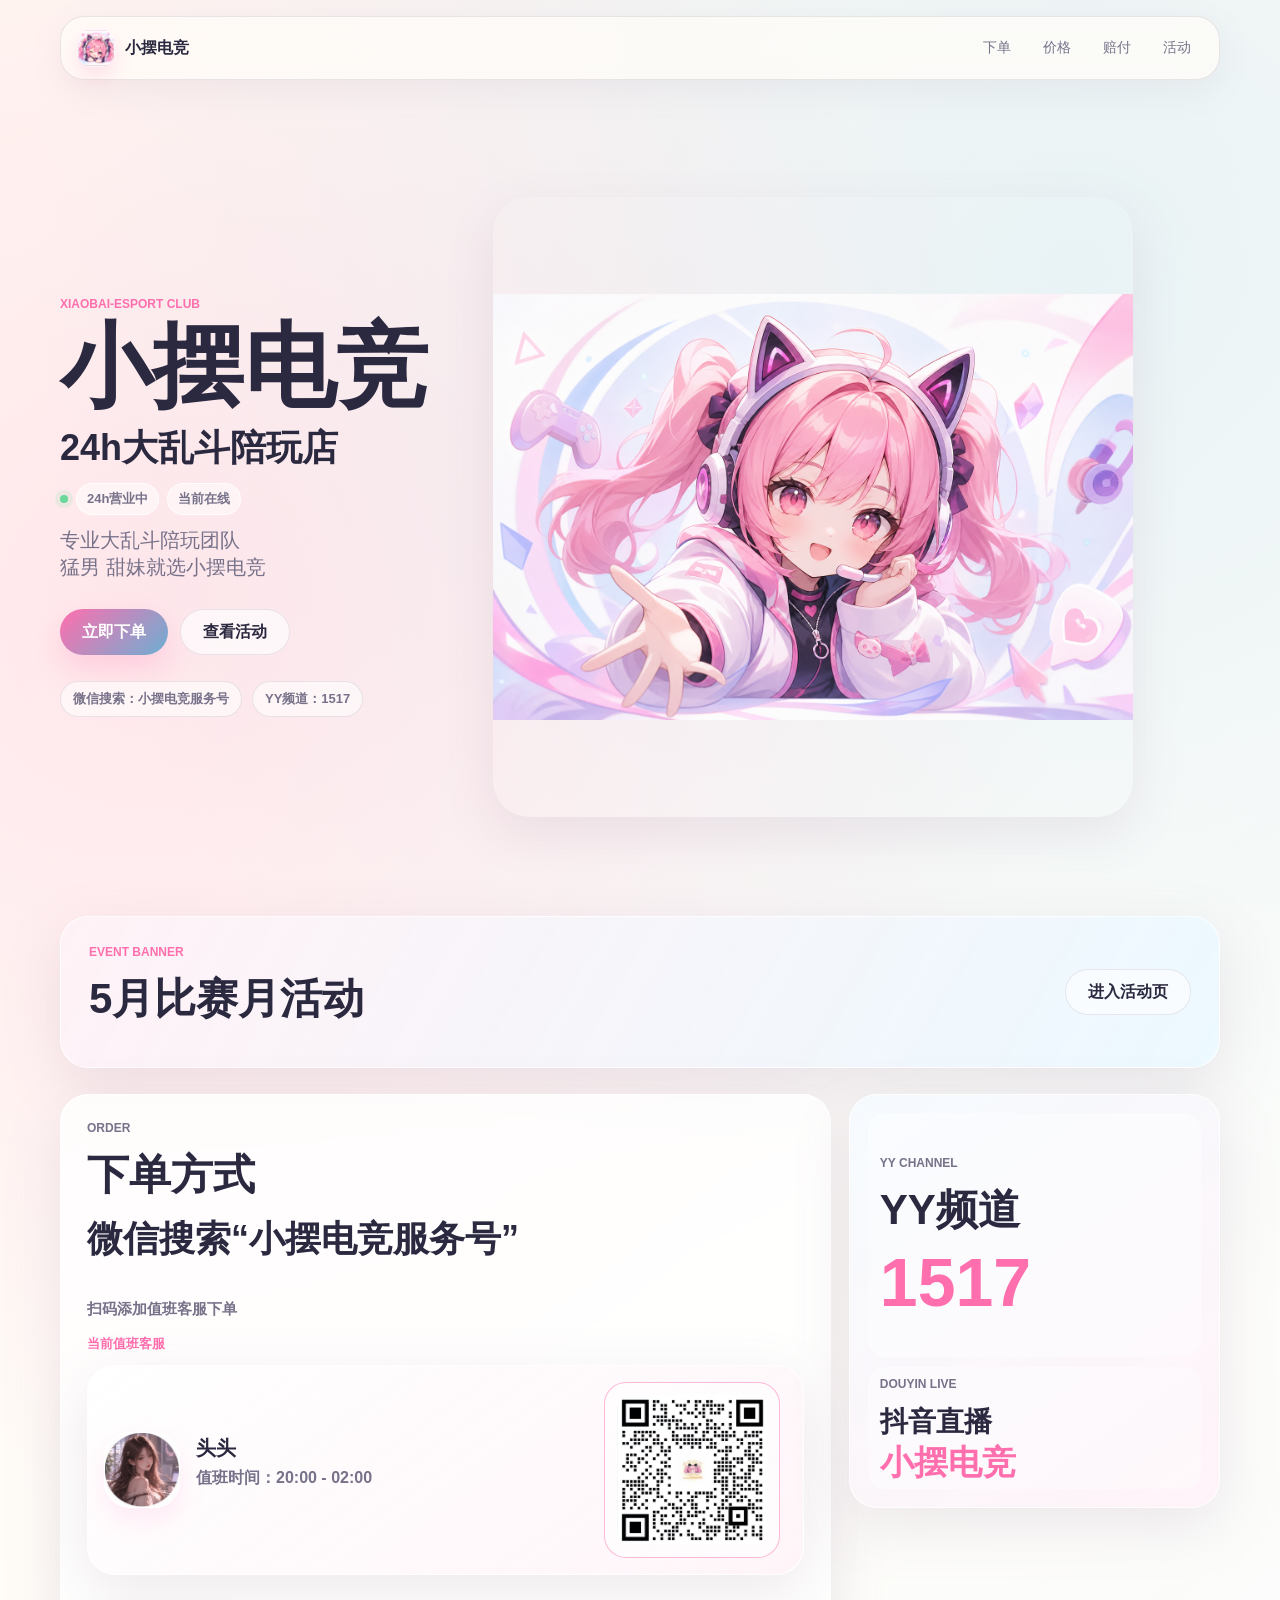
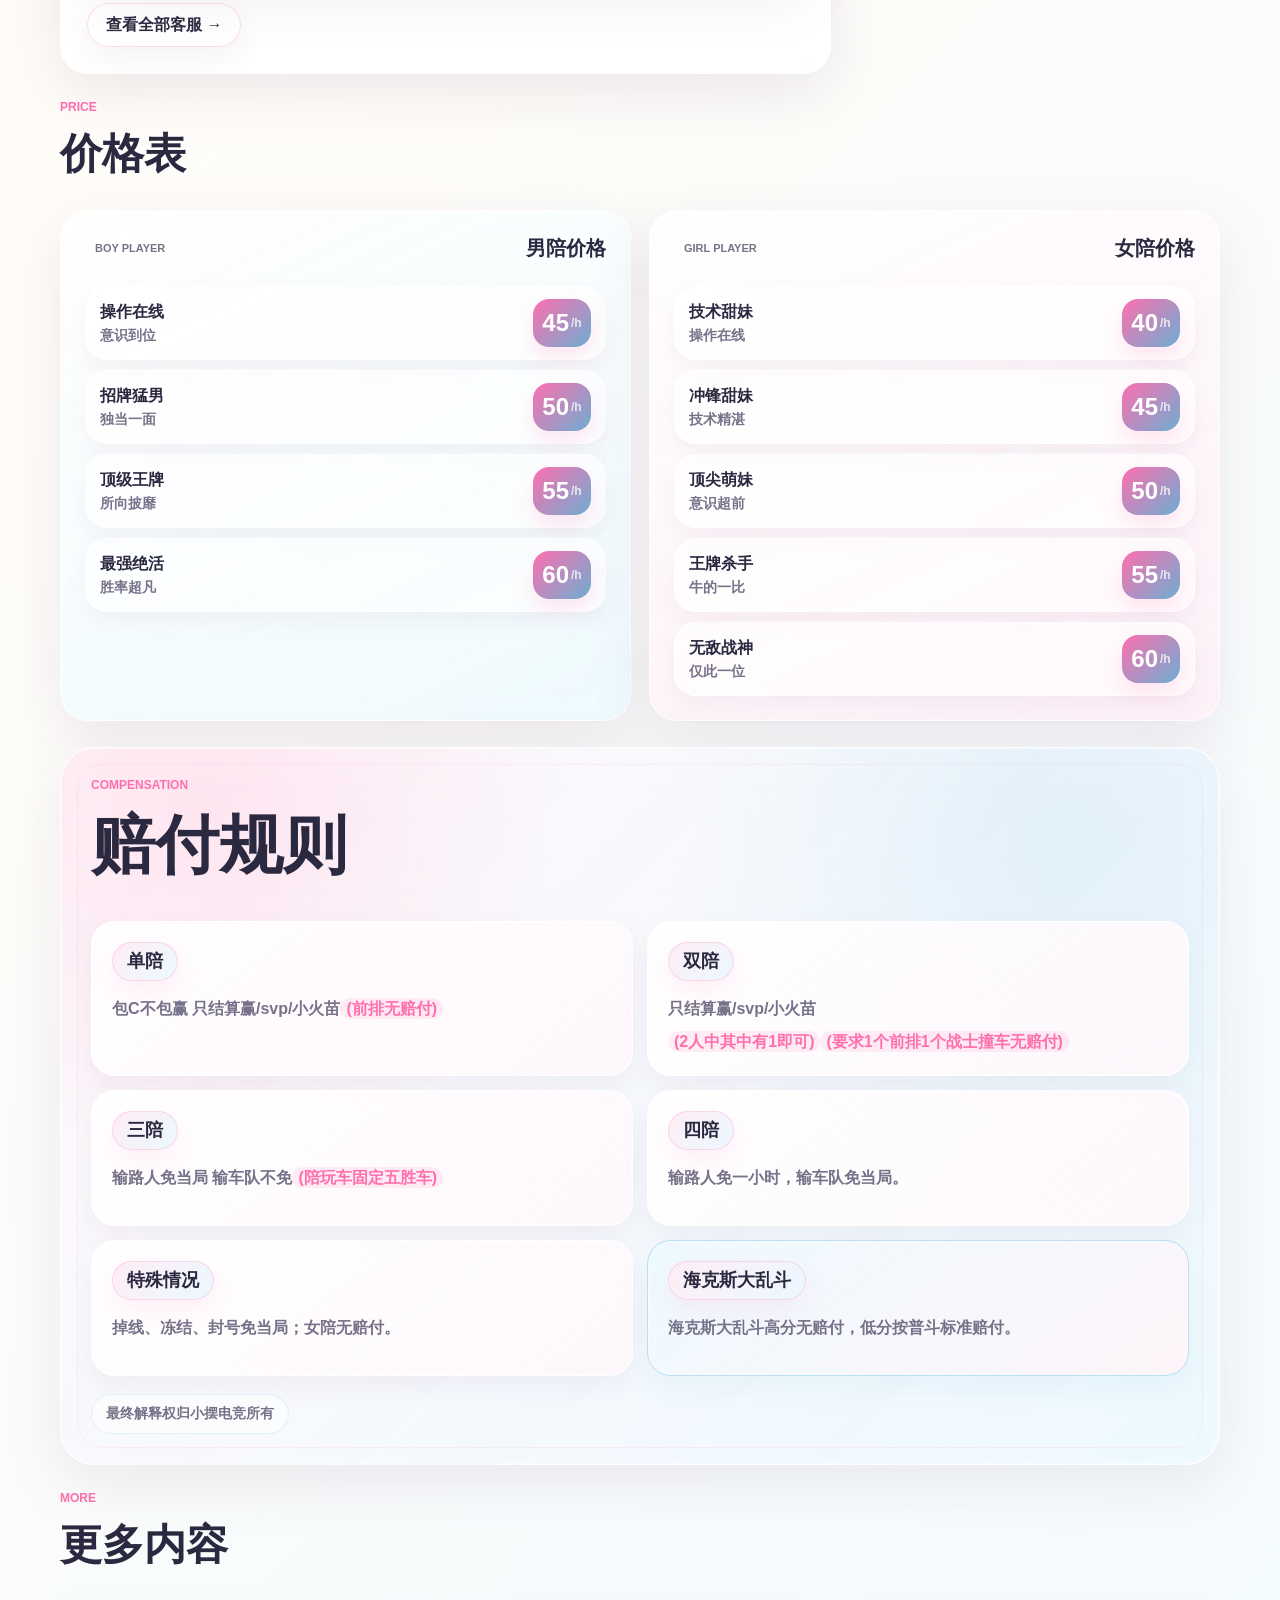
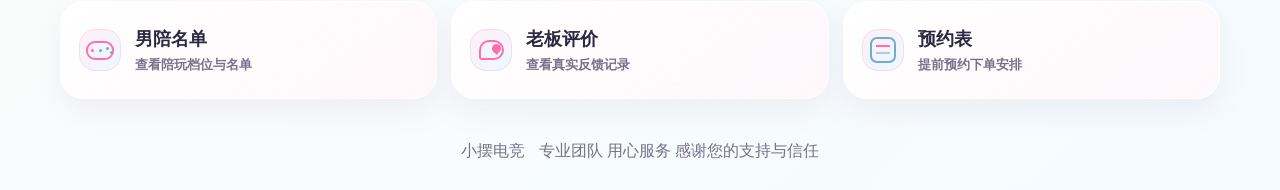
<file: index.html>
<!doctype html>
<html lang="zh-CN">
  <head>
    <meta charset="UTF-8" />
    <meta name="viewport" content="width=device-width, initial-scale=1.0" />
    <title>小摆电竞</title>
    <meta name="description" content="24H营业中｜ 专业大乱斗陪玩店" />
    <meta property="og:title" content="小摆电竞" />
    <meta property="og:description" content="24H营业中｜ 专业大乱斗陪玩店" />
    <meta property="og:image" content="https://xiaobai-esports.vercel.app/xb-avatar-v2.png" />
    <meta property="og:url" content="https://xiaobai-esports.vercel.app" />
    <meta property="og:type" content="website" />
    <link rel="icon" type="image/png" href="./xb-avatar-v2.png" />
    <link rel="apple-touch-icon" href="./xb-avatar-v2.png" />
    <link rel="stylesheet" href="./styles.css" />
  </head>
  <body>
    <header class="site-header">
      <a class="brand" href="#top" aria-label="小摆电竞首页">
        <span class="brand-mark">
          <img src="./xb-avatar-v2.png" alt="小摆电竞头像" />
        </span>
        <span>小摆电竞</span>
      </a>
      <nav class="nav-links" aria-label="主导航">
        <a href="#order">下单</a>
        <a href="#price">价格</a>
        <a href="#rules">赔付</a>
        <a href="./activities.html">活动</a>
      </nav>
    </header>

    <main id="top">
      <section class="hero section-wrap">
        <div class="hero-copy">
          <p class="eyebrow">XIAOBAI-ESPORT CLUB</p>
          <h1>小摆电竞</h1>
          <p class="subtitle">24h大乱斗陪玩店</p>
          <div class="platform-status" aria-label="平台状态">
            <span class="status-dot"></span>
            <span>24h营业中</span>
            <span>当前在线</span>
          </div>
          <p class="hero-line">专业大乱斗陪玩团队<br />猛男 甜妹就选小摆电竞</p>
          <div class="hero-actions">
            <a class="primary-btn" href="#order">立即下单</a>
            <a class="ghost-btn" href="./activities.html">查看活动</a>
          </div>
          <div class="quick-info" aria-label="快速入口">
            <span>微信搜索：小摆电竞服务号</span>
            <span>YY频道：1517</span>
          </div>
        </div>
        <div class="hero-visual" aria-label="小摆电竞官方看板娘">
          <div class="mascot-stage">
            <img src="./xiaobai-mascot-v2.png" alt="小摆电竞官方IP看板娘" />
          </div>
        </div>
      </section>

      <section class="campaign section-wrap" aria-labelledby="campaign-title">
        <div>
          <p class="section-kicker">EVENT BANNER</p>
          <h2 id="campaign-title">5月比赛月活动</h2>
        </div>
        <a class="pill-link" href="./activities.html">进入活动页</a>
      </section>

      <section class="grid-two section-wrap">
        <article class="panel order-panel" id="order">
          <p class="section-kicker">ORDER</p>
          <h2>下单方式</h2>
          <p class="big-text">微信搜索“小摆电竞服务号”</p>
          <p class="order-hint">扫码添加值班客服下单</p>

          <div class="order-staff-block">
            <p class="order-staff-title">当前值班客服</p>
            <article class="current-staff-card" id="current-staff">
              <div class="staff-profile">
                <img class="staff-avatar" src="./qiaoqiao-avatar.png.png" alt="巧巧头像" />
                <div>
                  <h3>巧巧</h3>
                  <p>值班时间：08:00 - 14:00</p>
                </div>
              </div>
              <div class="qr-box has-qr">
                <img src="./qiaoqiao.png.png" alt="巧巧客服二维码" />
              </div>
            </article>

            <button class="staff-toggle" type="button" id="staff-toggle" aria-expanded="false">
              查看全部客服 →
            </button>

            <div class="service-grid all-staff-grid" id="all-staff" hidden>
              <article class="staff-card">
                <img class="staff-avatar" src="./qiaoqiao-avatar.png.png" alt="巧巧头像" />
                <h3>巧巧</h3>
                <p>08:00 - 14:00</p>
                <div class="qr-box has-qr">
                  <img src="./qiaoqiao.png.png" alt="巧巧客服二维码" />
                </div>
              </article>
              <article class="staff-card">
                <img class="staff-avatar" src="./nini-avatar.png.png" alt="妮妮头像" />
                <h3>妮妮</h3>
                <p>14:00 - 20:00</p>
                <div class="qr-box has-qr">
                  <img src="./nini.png.png" alt="妮妮客服二维码" />
                </div>
              </article>
              <article class="staff-card">
                <img class="staff-avatar" src="./toutou-avatar.png" alt="头头头像" />
                <h3>头头</h3>
                <p>20:00 - 02:00</p>
                <div class="qr-box has-qr">
                  <img src="./toutou.png.png" alt="头头客服二维码" />
                </div>
              </article>
              <article class="staff-card">
                <img class="staff-avatar" src="./azi-avatar.png.png" alt="阿紫头像" />
                <h3>阿紫</h3>
                <p>02:00 - 08:00</p>
                <div class="qr-box has-qr">
                  <img src="./azi.png.png" alt="阿紫客服二维码" />
                </div>
              </article>
            </div>
          </div>
        </article>

        <article class="panel yy-panel" id="yy">
          <div class="yy-main">
            <p class="section-kicker">YY CHANNEL</p>
            <h2>YY频道</h2>
            <p class="channel-number">1517</p>
          </div>
          <div class="douyin-main">
            <p class="section-kicker">DOUYIN LIVE</p>
            <h2>抖音直播</h2>
            <p class="douyin-name">小摆电竞</p>
          </div>
        </article>
      </section>

      <section class="section-wrap" id="price">
        <div class="section-head">
          <div>
            <p class="section-kicker">PRICE</p>
            <h2>价格表</h2>
          </div>
        </div>
        <div class="price-grid">
          <article class="price-card">
            <div class="price-card-head">
              <span>BOY PLAYER</span>
              <h3>男陪价格</h3>
            </div>
            <div class="tier-list">
              <div class="tier-item">
                <div>
                  <strong>操作在线</strong>
                  <span>意识到位</span>
                </div>
                <b>45<span>/h</span></b>
              </div>
              <div class="tier-item">
                <div>
                  <strong>招牌猛男</strong>
                  <span>独当一面</span>
                </div>
                <b>50<span>/h</span></b>
              </div>
              <div class="tier-item">
                <div>
                  <strong>顶级王牌</strong>
                  <span>所向披靡</span>
                </div>
                <b>55<span>/h</span></b>
              </div>
              <div class="tier-item">
                <div>
                  <strong>最强绝活</strong>
                  <span>胜率超凡</span>
                </div>
                <b>60<span>/h</span></b>
              </div>
            </div>
          </article>

          <article class="price-card accent">
            <div class="price-card-head">
              <span>GIRL PLAYER</span>
              <h3>女陪价格</h3>
            </div>
            <div class="tier-list">
              <div class="tier-item">
                <div>
                  <strong>技术甜妹</strong>
                  <span>操作在线</span>
                </div>
                <b>40<span>/h</span></b>
              </div>
              <div class="tier-item">
                <div>
                  <strong>冲锋甜妹</strong>
                  <span>技术精湛</span>
                </div>
                <b>45<span>/h</span></b>
              </div>
              <div class="tier-item">
                <div>
                  <strong>顶尖萌妹</strong>
                  <span>意识超前</span>
                </div>
                <b>50<span>/h</span></b>
              </div>
              <div class="tier-item">
                <div>
                  <strong>王牌杀手</strong>
                  <span>牛的一比</span>
                </div>
                <b>55<span>/h</span></b>
              </div>
              <div class="tier-item">
                <div>
                  <strong>无敌战神</strong>
                  <span>仅此一位</span>
                </div>
                <b>60<span>/h</span></b>
              </div>
            </div>
          </article>
        </div>
      </section>

      <section class="section-wrap rules" id="rules">
        <div class="rules-poster">
          <div class="rules-poster-head">
            <div>
              <p class="poster-kicker">COMPENSATION</p>
              <h2>赔付规则</h2>
            </div>
          </div>

          <div class="poster-rule-grid">
            <article class="poster-rule-card">
              <div>
                <span class="rule-label">单陪</span>
                <p>包C不包赢 只结算赢/svp/小火苗<mark>(前排无赔付)</mark></p>
              </div>
            </article>

            <article class="poster-rule-card">
              <div>
                <span class="rule-label">双陪</span>
                <p>只结算赢/svp/小火苗</p>
                <p><mark>(2人中其中有1即可)</mark><mark>(要求1个前排1个战士撞车无赔付)</mark></p>
              </div>
            </article>

            <article class="poster-rule-card">
              <div>
                <span class="rule-label">三陪</span>
                <p>输路人免当局 输车队不免<mark>(陪玩车固定五胜车)</mark></p>
              </div>
            </article>

            <article class="poster-rule-card">
              <div>
                <span class="rule-label">四陪</span>
                <p>输路人免一小时，输车队免当局。</p>
              </div>
            </article>

            <article class="poster-rule-card">
              <div>
                <span class="rule-label">特殊情况</span>
                <p>掉线、冻结、封号免当局；女陪无赔付。</p>
              </div>
            </article>

            <article class="poster-rule-card featured-rule">
              <div>
                <span class="rule-label">海克斯大乱斗</span>
                <p>海克斯大乱斗高分无赔付，低分按普斗标准赔付。</p>
              </div>
            </article>
          </div>

          <div class="poster-footer-line">
            <span>最终解释权归小摆电竞所有</span>
          </div>
        </div>
      </section>

      <section class="section-wrap more-section" id="more">
        <div class="section-head">
          <div>
            <p class="section-kicker">MORE</p>
            <h2>更多内容</h2>
          </div>
        </div>
        <div class="more-grid">
          <a
            class="more-card"
            href="https://www.wolai.com/xiaobailuandou/UTCLTHufPeQrcpr7U5qp8"
            target="_blank"
            rel="noopener noreferrer"
          >
            <span class="more-icon game-icon" aria-hidden="true"></span>
            <span>
              <strong>男陪名单</strong>
              <small>查看陪玩档位与名单</small>
            </span>
          </a>
          <a
            class="more-card"
            href="https://www.wolai.com/xiaobailuandou/tohmY1RwBBR4gvUimB2pco"
            target="_blank"
            rel="noopener noreferrer"
          >
            <span class="more-icon heart-icon" aria-hidden="true"></span>
            <span>
              <strong>老板评价</strong>
              <small>查看真实反馈记录</small>
            </span>
          </a>
          <a
            class="more-card"
            href="https://www.wolai.com/xiaobailuandou/fC9TNRzEs5YH4L75hD9Hk9"
            target="_blank"
            rel="noopener noreferrer"
          >
            <span class="more-icon calendar-icon" aria-hidden="true"></span>
            <span>
              <strong>预约表</strong>
              <small>提前预约下单安排</small>
            </span>
          </a>
        </div>
      </section>

    </main>

    <footer class="footer">
      <span>小摆电竞</span>
      <span>专业团队 用心服务 感谢您的支持与信任</span>
    </footer>
    <script>
      const staffList = [
        {
          name: "巧巧",
          time: "08:00 - 14:00",
          start: 8,
          end: 14,
          avatar: "./qiaoqiao-avatar.png.png",
          qr: "./qiaoqiao.png.png"
        },
        {
          name: "妮妮",
          time: "14:00 - 20:00",
          start: 14,
          end: 20,
          avatar: "./nini-avatar.png.png",
          qr: "./nini.png.png"
        },
        {
          name: "头头",
          time: "20:00 - 02:00",
          start: 20,
          end: 2,
          avatar: "./toutou-avatar.png",
          qr: "./toutou.png.png"
        },
        {
          name: "阿紫",
          time: "02:00 - 08:00",
          start: 2,
          end: 8,
          avatar: "./azi-avatar.png.png",
          qr: "./azi.png.png"
        }
      ];

      const isOnDuty = (staff, hour) =>
        staff.start < staff.end
          ? hour >= staff.start && hour < staff.end
          : hour >= staff.start || hour < staff.end;

      const renderCurrentStaff = () => {
        const currentHour = new Date().getHours();
        const staff = staffList.find((item) => isOnDuty(item, currentHour)) || staffList[0];
        const card = document.querySelector("#current-staff");
        if (!card) return;

        card.innerHTML = `
          <div class="staff-profile">
            <img class="staff-avatar" src="${staff.avatar}" alt="${staff.name}头像" />
              <div>
                <h3>${staff.name}</h3>
              <p>值班时间：${staff.time}</p>
            </div>
          </div>
          <div class="qr-box has-qr">
            <img src="${staff.qr}" alt="${staff.name}客服二维码" />
          </div>
        `;
      };

      renderCurrentStaff();

      const toggle = document.querySelector("#staff-toggle");
      const allStaff = document.querySelector("#all-staff");
      if (toggle && allStaff) {
        toggle.addEventListener("click", () => {
          const expanded = toggle.getAttribute("aria-expanded") === "true";
          toggle.setAttribute("aria-expanded", String(!expanded));
          allStaff.hidden = expanded;
          toggle.textContent = expanded ? "查看全部客服 →" : "收起全部客服 ↑";
        });
      }
    </script>
  </body>
</html>
</file>
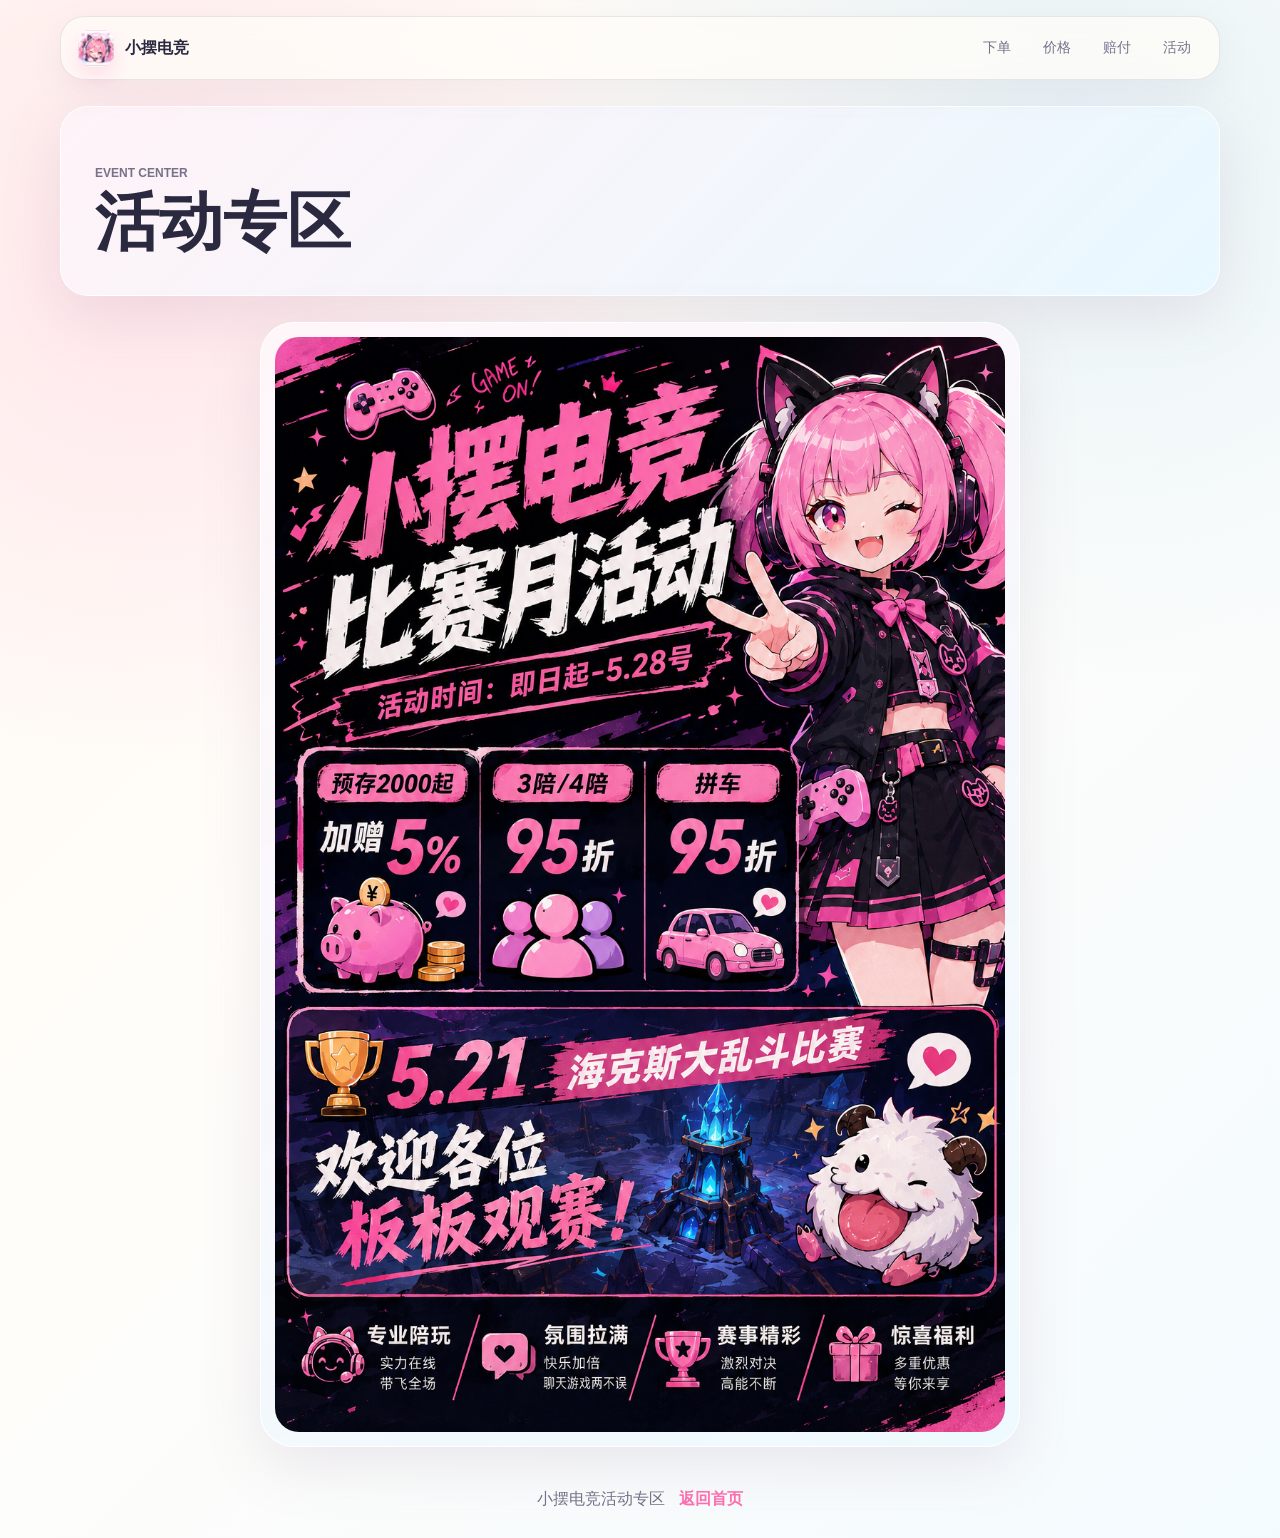
<file: activities.html>
<!doctype html>
<html lang="zh-CN">
  <head>
    <meta charset="UTF-8" />
    <meta name="viewport" content="width=device-width, initial-scale=1.0" />
    <title>小摆电竞</title>
    <meta name="description" content="24H营业中｜ 专业大乱斗陪玩店" />
    <meta property="og:title" content="小摆电竞" />
    <meta property="og:description" content="24H营业中｜ 专业大乱斗陪玩店" />
    <meta property="og:image" content="https://xiaobai-esports.vercel.app/xb-avatar-v2.png" />
    <meta property="og:url" content="https://xiaobai-esports.vercel.app" />
    <meta property="og:type" content="website" />
    <link rel="icon" type="image/png" href="./xb-avatar-v2.png" />
    <link rel="apple-touch-icon" href="./xb-avatar-v2.png" />
    <link rel="stylesheet" href="./styles.css" />
  </head>
  <body>
    <header class="site-header">
      <a class="brand" href="./index.html">
        <span class="brand-mark">
          <img src="./xb-avatar-v2.png" alt="小摆电竞头像" />
        </span>
        <span>小摆电竞</span>
      </a>
      <nav class="nav-links" aria-label="主导航">
        <a href="./index.html#order">下单</a>
        <a href="./index.html#price">价格</a>
        <a href="./index.html#rules">赔付</a>
        <a href="./activities.html">活动</a>
      </nav>
    </header>

    <main>
      <section class="activity-hero section-wrap">
        <div>
          <p class="eyebrow">EVENT CENTER</p>
          <h1>活动专区</h1>
        </div>
      </section>

      <section class="section-wrap activity-showcase" aria-label="活动专区">
        <a class="activity-banner-card" href="#activity-preview" aria-label="放大查看活动图片">
          <img src="./huodong.png.png" alt="小摆电竞活动 banner" />
        </a>
      </section>

      <section id="activity-preview" class="image-lightbox" aria-label="活动图片放大预览">
        <a class="lightbox-backdrop" href="./activities.html" aria-label="关闭预览"></a>
        <div class="lightbox-panel">
          <a class="lightbox-close" href="./activities.html" aria-label="关闭预览">关闭</a>
          <img src="./huodong.png.png" alt="小摆电竞活动 banner 放大图" />
        </div>
      </section>
    </main>

    <footer class="footer">
      <span>小摆电竞活动专区</span>
      <a href="./index.html">返回首页</a>
    </footer>
  </body>
</html>
</file>
<file: styles.css>
:root {
  --cream: #fff9f3;
  --cream-2: #fff2ee;
  --pink: #ff9fc5;
  --pink-strong: #ff6fae;
  --blue: #a9d8ef;
  --blue-deep: #6caed2;
  --ink: #2b2940;
  --muted: #77728a;
  --line: rgba(92, 82, 120, 0.13);
  --white: rgba(255, 255, 255, 0.78);
  --shadow: 0 18px 58px rgba(140, 100, 135, 0.145);
  --shadow-hover: 0 21px 64px rgba(140, 100, 135, 0.17);
  --ease: 180ms ease;
}

* {
  box-sizing: border-box;
}

html {
  scroll-behavior: smooth;
}

body {
  margin: 0;
  color: var(--ink);
  font-family: "PingFang SC", "Microsoft YaHei", "Segoe UI", sans-serif;
  background:
    radial-gradient(circle at 12% 18%, rgba(255, 159, 197, 0.22), transparent 30%),
    radial-gradient(circle at 84% 8%, rgba(169, 216, 239, 0.26), transparent 32%),
    linear-gradient(135deg, var(--cream), #fffdf9 42%, #f4fbff);
  min-height: 100vh;
  letter-spacing: 0;
}

a {
  color: inherit;
  text-decoration: none;
}

.site-header {
  position: sticky;
  top: 0;
  z-index: 10;
  display: flex;
  align-items: center;
  justify-content: space-between;
  gap: 24px;
  width: min(1160px, calc(100% - 32px));
  margin: 16px auto 0;
  padding: 12px 16px;
  border: 1px solid var(--line);
  border-radius: 24px;
  background: rgba(255, 252, 249, 0.74);
  box-shadow: 0 10px 34px rgba(122, 115, 145, 0.085);
  backdrop-filter: blur(18px);
}

.brand,
.nav-links,
.hero-actions,
.quick-info,
.section-head,
.campaign,
.footer {
  display: flex;
  align-items: center;
}

.brand {
  gap: 10px;
  font-weight: 800;
}

.brand-mark {
  display: grid;
  width: 38px;
  height: 38px;
  overflow: hidden;
  place-items: center;
  color: #fff;
  font-size: 13px;
  border-radius: 15px;
  background: rgba(255, 255, 255, 0.76);
  box-shadow: 0 10px 20px rgba(255, 111, 174, 0.18);
}

.brand-mark img {
  width: 100%;
  height: 100%;
  object-fit: cover;
}

.nav-links {
  gap: 8px;
  color: var(--muted);
  font-size: 14px;
}

.nav-links a {
  padding: 9px 12px;
  border-radius: 999px;
}

.nav-links a:hover {
  background: rgba(255, 159, 197, 0.13);
  color: var(--ink);
}

.section-wrap {
  width: min(1160px, calc(100% - 32px));
  margin: 26px auto;
}

.hero {
  display: grid;
  grid-template-columns: minmax(0, 0.82fr) minmax(420px, 640px);
  align-items: center;
  min-height: calc(100vh - 116px);
  gap: 36px;
  padding: 48px 0 30px;
}

.eyebrow,
.section-kicker {
  margin: 0 0 12px;
  color: var(--pink-strong);
  font-size: 12px;
  font-weight: 900;
}

h1,
h2,
h3,
p {
  margin-top: 0;
}

h1 {
  margin-bottom: 14px;
  font-size: clamp(48px, 8vw, 92px);
  line-height: 0.95;
  font-weight: 900;
}

h2 {
  margin-bottom: 12px;
  font-size: clamp(26px, 4vw, 42px);
  font-weight: 800;
}

h3 {
  margin-bottom: 10px;
  font-size: 20px;
  font-weight: 700;
}

.subtitle {
  margin-bottom: 10px;
  font-size: clamp(22px, 3vw, 36px);
  font-weight: 800;
}

.platform-status {
  display: flex;
  align-items: center;
  flex-wrap: wrap;
  gap: 8px;
  margin-bottom: 12px;
  color: var(--muted);
  font-size: 13px;
  font-weight: 700;
}

.platform-status span:not(.status-dot) {
  padding: 6px 10px;
  border: 1px solid rgba(255, 255, 255, 0.78);
  border-radius: 999px;
  background: rgba(255, 255, 255, 0.5);
}

.status-dot {
  width: 8px;
  height: 8px;
  border-radius: 50%;
  background: #69d79a;
  box-shadow: 0 0 0 5px rgba(105, 215, 154, 0.14);
}

.hero-line {
  color: var(--muted);
  font-size: 20px;
}

.hero-actions {
  gap: 12px;
  flex-wrap: wrap;
  margin-top: 28px;
}

.primary-btn,
.ghost-btn,
.pill-link {
  display: inline-flex;
  align-items: center;
  justify-content: center;
  min-height: 46px;
  padding: 0 22px;
  border-radius: 999px;
  font-weight: 800;
}

.primary-btn {
  color: white;
  background: linear-gradient(135deg, var(--pink-strong), var(--blue-deep));
  box-shadow: 0 13px 28px rgba(255, 111, 174, 0.22);
}

.ghost-btn,
.pill-link {
  border: 1px solid var(--line);
  background: rgba(255, 255, 255, 0.64);
}

.primary-btn,
.ghost-btn,
.pill-link,
.nav-links a {
  transition: transform var(--ease), box-shadow var(--ease), background var(--ease), color var(--ease);
}

.primary-btn:hover,
.ghost-btn:hover,
.pill-link:hover,
.nav-links a:hover {
  transform: translateY(-2px);
}

.quick-info {
  gap: 10px;
  flex-wrap: wrap;
  margin-top: 26px;
}

.quick-info span,
.soft-tag,
.activity-badge,
.activity-meta {
  padding: 8px 12px;
  border: 1px solid var(--line);
  border-radius: 999px;
  background: rgba(255, 255, 255, 0.58);
  color: var(--muted);
  font-size: 13px;
  font-weight: 700;
}

.hero-visual {
  position: relative;
}

.mascot-stage {
  position: relative;
  overflow: hidden;
  min-height: 620px;
  border-radius: 36px;
  background: transparent;
  box-shadow: 0 18px 50px rgba(140, 100, 135, 0.12);
  animation: mascot-float 7s ease-in-out infinite;
  will-change: transform;
}

.mascot-stage::before {
  content: none;
}

.mascot-stage img {
  position: absolute;
  inset: 0;
  width: 100%;
  height: 100%;
  max-width: 100%;
  object-fit: contain;
  object-position: center;
  filter: none;
  border-radius: inherit;
}

@keyframes mascot-float {
  0%,
  100% {
    transform: translateY(0);
  }

  50% {
    transform: translateY(-4px);
  }
}

.campaign,
.panel,
.price-card,
.rule-card,
.staff-card,
.qrcode-zone,
.activity-hero,
.activity-card {
  border: 1px solid rgba(255, 255, 255, 0.8);
  border-radius: 28px;
  background: var(--white);
  box-shadow: var(--shadow);
  backdrop-filter: blur(16px);
  transition: transform var(--ease), box-shadow var(--ease), border-color var(--ease);
}

.campaign:hover,
.panel:hover,
.price-card:hover,
.staff-card:hover,
.activity-card:hover,
.activity-banner-card:hover {
  border-color: rgba(255, 255, 255, 0.94);
  box-shadow: var(--shadow-hover);
  transform: translateY(-2px);
}

.campaign {
  justify-content: space-between;
  gap: 18px;
  padding: 28px;
  background:
    linear-gradient(120deg, rgba(255, 241, 246, 0.92), rgba(232, 248, 255, 0.82)),
    var(--white);
}

.campaign p:last-child,
.panel p,
.rule-card p,
.staff-card p,
.activity-card p,
.qrcode-zone p,
.activity-hero p {
  color: var(--muted);
}

.grid-two {
  display: grid;
  grid-template-columns: 1.35fr 0.65fr;
  gap: 18px;
}

.panel {
  padding: 26px;
}

.big-text {
  font-size: clamp(24px, 4vw, 36px);
  font-weight: 800;
  color: var(--ink) !important;
}

.steps {
  display: grid;
  gap: 10px;
  margin-top: 22px;
}

.steps span {
  display: flex;
  align-items: center;
  gap: 10px;
  padding: 14px 16px;
  border-radius: 18px;
  background: rgba(255, 245, 249, 0.86);
  font-weight: 700;
}

.service-ui-icon {
  position: relative;
  display: inline-grid;
  flex: 0 0 auto;
  width: 30px;
  height: 30px;
  place-items: center;
  border-radius: 12px;
  background: linear-gradient(135deg, var(--pink-strong), var(--blue-deep));
  box-shadow: 0 9px 18px rgba(255, 111, 174, 0.15);
}

.service-ui-icon::before {
  content: "";
  width: 14px;
  height: 10px;
  border: 2px solid #fff;
  border-bottom: 0;
  border-radius: 10px 10px 0 0;
}

.service-ui-icon::after {
  content: "";
  position: absolute;
  right: 7px;
  bottom: 7px;
  width: 8px;
  height: 2px;
  border-radius: 999px;
  background: #fff;
}

.yy-panel {
  display: grid;
  grid-template-rows: 2fr 1fr;
  align-self: start;
  gap: 10px;
  min-height: 0;
  padding: 18px;
  background: linear-gradient(145deg, rgba(245, 251, 255, 0.88), rgba(255, 241, 247, 0.86));
}

.yy-main,
.douyin-main {
  display: flex;
  flex-direction: column;
  justify-content: center;
  min-height: 0;
  padding: 10px 12px;
  border-radius: 18px;
  background: rgba(255, 255, 255, 0.38);
}

.channel-number {
  margin-bottom: 0;
  color: var(--pink-strong) !important;
  font-size: clamp(48px, 6vw, 68px);
  line-height: 0.95;
  font-weight: 900;
}

.douyin-main h2 {
  margin-bottom: 4px;
  font-size: clamp(20px, 3vw, 28px);
}

.douyin-name {
  margin-bottom: 0;
  color: var(--pink-strong) !important;
  font-size: clamp(24px, 3.5vw, 34px);
  line-height: 1;
  font-weight: 900;
}

.section-head {
  justify-content: space-between;
  gap: 16px;
  margin-bottom: 16px;
}

.section-head > p {
  color: var(--muted);
}

.service .section-head {
  align-items: flex-start;
  flex-direction: column;
  gap: 6px;
}

.order-hint {
  margin: 8px 0 16px;
  color: var(--muted);
  font-size: 15px;
  font-weight: 700;
}

.order-staff-block {
  display: grid;
  gap: 12px;
  margin-top: 10px;
}

.order-staff-title {
  margin-bottom: 0;
  color: var(--pink-strong) !important;
  font-size: 13px;
  font-weight: 900;
}

.price-grid,
.rule-grid,
.service-grid,
.activity-grid {
  display: grid;
  gap: 18px;
}

.price-grid {
  grid-template-columns: repeat(2, minmax(0, 1fr));
}

.price-card {
  padding: 24px;
  background: linear-gradient(155deg, rgba(255, 255, 255, 0.84), rgba(234, 249, 255, 0.74));
}

.price-card.accent {
  background: linear-gradient(155deg, rgba(255, 255, 255, 0.84), rgba(255, 237, 246, 0.76));
}

.price-card-head {
  display: flex;
  align-items: flex-start;
  justify-content: space-between;
  gap: 16px;
  margin-bottom: 14px;
}

.price-card-head span {
  padding: 7px 10px;
  border-radius: 999px;
  background: rgba(255, 255, 255, 0.66);
  color: var(--muted);
  font-size: 11px;
  font-weight: 900;
}

.tier-list {
  display: grid;
  gap: 10px;
}

.tier-item {
  display: flex;
  align-items: center;
  justify-content: space-between;
  gap: 16px;
  min-height: 68px;
  padding: 12px 14px;
  border: 1px solid rgba(255, 255, 255, 0.86);
  border-radius: 22px;
  background: rgba(255, 255, 255, 0.62);
  box-shadow: 0 10px 22px rgba(140, 100, 135, 0.075);
}

.tier-item strong,
.tier-item span {
  display: block;
}

.tier-item strong {
  margin-bottom: 4px;
  font-size: 16px;
  font-weight: 800;
}

.tier-item span {
  color: var(--muted);
  font-size: 14px;
  font-weight: 700;
}

.tier-item b {
  display: flex;
  align-items: baseline;
  justify-content: center;
  gap: 2px;
  flex: 0 0 auto;
  width: 58px;
  height: 48px;
  place-items: center;
  border-radius: 16px;
  color: white;
  font-size: 24px;
  background: linear-gradient(135deg, var(--pink-strong), var(--blue-deep));
  box-shadow: 0 10px 20px rgba(255, 111, 174, 0.17);
}

.tier-item b span {
  display: inline;
  color: rgba(255, 255, 255, 0.78);
  font-size: 12px;
  font-weight: 700;
}

.price-list {
  display: flex;
  flex-wrap: wrap;
  gap: 12px;
}

.price-list span {
  display: grid;
  width: 72px;
  height: 72px;
  place-items: center;
  border-radius: 24px;
  background: white;
  color: var(--pink-strong);
  font-size: 28px;
  font-weight: 900;
  box-shadow: 0 12px 28px rgba(140, 100, 135, 0.12);
}

.rule-grid {
  grid-template-columns: repeat(2, minmax(0, 1fr));
}

.rules-poster {
  position: relative;
  overflow: hidden;
  padding: 30px;
  border: 1px solid rgba(255, 255, 255, 0.88);
  border-radius: 34px;
  background:
    radial-gradient(circle at 12% 8%, rgba(255, 159, 197, 0.22), transparent 30%),
    radial-gradient(circle at 86% 12%, rgba(169, 216, 239, 0.25), transparent 32%),
    linear-gradient(135deg, rgba(255, 248, 251, 0.95), rgba(236, 249, 255, 0.9)),
    rgba(255, 255, 255, 0.86);
  box-shadow:
    0 18px 58px rgba(140, 100, 135, 0.13),
    inset 0 0 0 1px rgba(255, 255, 255, 0.5);
}

.rules-poster::before {
  content: "";
  position: absolute;
  inset: 16px;
  pointer-events: none;
  border: 1px solid rgba(255, 159, 197, 0.16);
  border-radius: 26px;
}

.rules-poster::after {
  content: "";
  position: absolute;
  inset: 0;
  pointer-events: none;
  background:
    linear-gradient(90deg, rgba(255, 111, 174, 0.04) 1px, transparent 1px),
    linear-gradient(rgba(108, 174, 210, 0.04) 1px, transparent 1px);
  background-size: 36px 36px;
  mask-image: linear-gradient(to bottom, rgba(0, 0, 0, 0.38), transparent 72%);
}

.rules-poster-head,
.poster-rule-grid,
.poster-footer-line {
  position: relative;
  z-index: 1;
}

.rules-poster-head {
  display: flex;
  align-items: flex-start;
  justify-content: space-between;
  gap: 18px;
  margin-bottom: 24px;
}

.poster-kicker {
  margin: 0 0 10px;
  color: var(--pink-strong);
  font-size: 12px;
  font-weight: 900;
}

.rules-poster-head h2 {
  margin-bottom: 8px;
  color: var(--ink);
  font-size: clamp(34px, 5vw, 64px);
  text-shadow: none;
}

.rules-poster-head p:last-child {
  margin-bottom: 0;
  color: var(--muted);
  font-weight: 700;
}

.poster-chip,
.rule-label {
  display: inline-flex;
  align-items: center;
  width: fit-content;
  border: 1px solid rgba(255, 159, 197, 0.34);
  border-radius: 999px;
  background: rgba(255, 255, 255, 0.62);
  color: var(--pink-strong);
  font-size: 12px;
  font-weight: 900;
}

.poster-chip {
  padding: 9px 12px;
  box-shadow: 0 10px 22px rgba(255, 111, 174, 0.1);
}

.poster-rule-grid {
  display: grid;
  grid-template-columns: repeat(2, minmax(0, 1fr));
  gap: 14px;
}

.poster-rule-card {
  display: block;
  min-height: 136px;
  padding: 20px;
  border: 1px solid rgba(255, 255, 255, 0.86);
  border-radius: 24px;
  background:
    linear-gradient(145deg, rgba(255, 255, 255, 0.84), rgba(255, 245, 250, 0.7)),
    rgba(255, 255, 255, 0.66);
  box-shadow:
    0 11px 26px rgba(140, 100, 135, 0.08),
    inset 0 0 0 1px rgba(255, 255, 255, 0.35);
  transition: transform var(--ease), box-shadow var(--ease), border-color var(--ease);
}

.poster-rule-card.featured-rule {
  border-color: rgba(169, 216, 239, 0.76);
  background:
    linear-gradient(145deg, rgba(235, 249, 255, 0.88), rgba(255, 242, 248, 0.76)),
    rgba(255, 255, 255, 0.72);
  box-shadow:
    0 11px 28px rgba(108, 174, 210, 0.1),
    inset 0 0 0 1px rgba(255, 255, 255, 0.46);
}

.poster-rule-card:hover {
  border-color: rgba(255, 255, 255, 0.94);
  box-shadow:
    0 14px 31px rgba(140, 100, 135, 0.11),
    inset 0 0 0 1px rgba(255, 255, 255, 0.42);
  transform: translateY(-2px);
}

.rule-icon {
  display: grid;
  width: 54px;
  height: 54px;
  place-items: center;
  border: 1px solid rgba(255, 255, 255, 0.74);
  border-radius: 18px;
  background: linear-gradient(135deg, var(--pink-strong), var(--blue-deep));
  color: white;
  font-weight: 900;
  box-shadow: 0 12px 24px rgba(255, 111, 174, 0.18);
}

.rule-label {
  padding: 8px 14px;
  margin-bottom: 14px;
  font-size: 18px;
  line-height: 1.15;
  color: var(--ink);
  background: linear-gradient(135deg, rgba(255, 235, 244, 0.92), rgba(232, 248, 255, 0.86));
  box-shadow: 0 10px 24px rgba(255, 111, 174, 0.1);
}

.poster-rule-card p {
  margin-bottom: 6px;
  color: var(--muted);
  font-weight: 700;
  line-height: 1.7;
}

.poster-rule-card p:last-child {
  margin-bottom: 0;
}

.poster-rule-card mark {
  padding: 2px 6px;
  border-radius: 999px;
  background: rgba(255, 159, 197, 0.18);
  color: var(--pink-strong);
  font-weight: 900;
}

.poster-footer-line {
  display: flex;
  flex-wrap: wrap;
  gap: 10px;
  margin-top: 18px;
}

.poster-footer-line span {
  padding: 10px 14px;
  border: 1px solid rgba(169, 216, 239, 0.34);
  border-radius: 999px;
  background: rgba(255, 255, 255, 0.56);
  color: var(--muted);
  font-size: 14px;
  font-weight: 900;
}

.more-grid {
  display: grid;
  grid-template-columns: repeat(3, minmax(0, 1fr));
  gap: 14px;
}

.more-card {
  display: flex;
  align-items: center;
  gap: 14px;
  min-height: 98px;
  padding: 18px;
  border: 1px solid rgba(255, 255, 255, 0.84);
  border-radius: 24px;
  background:
    linear-gradient(145deg, rgba(255, 255, 255, 0.78), rgba(255, 244, 249, 0.68)),
    rgba(255, 255, 255, 0.62);
  box-shadow: 0 12px 30px rgba(140, 100, 135, 0.09);
  backdrop-filter: blur(14px);
  transition: transform var(--ease), box-shadow var(--ease), border-color var(--ease);
}

.more-card:hover {
  border-color: rgba(255, 255, 255, 0.94);
  box-shadow: 0 16px 36px rgba(140, 100, 135, 0.13);
  transform: translateY(-2px);
}

.more-card strong,
.more-card small {
  display: block;
}

.more-card strong {
  margin-bottom: 5px;
  font-size: 18px;
  font-weight: 800;
}

.more-card small {
  color: var(--muted);
  font-size: 13px;
  font-weight: 700;
}

.more-icon {
  position: relative;
  display: grid;
  flex: 0 0 auto;
  width: 42px;
  height: 42px;
  place-items: center;
  border: 1px solid rgba(255, 159, 197, 0.28);
  border-radius: 16px;
  background: linear-gradient(135deg, rgba(255, 239, 247, 0.92), rgba(232, 248, 255, 0.86));
}

.game-icon::before {
  content: "";
  width: 24px;
  height: 15px;
  border: 2px solid var(--pink-strong);
  border-radius: 9px;
}

.game-icon::after {
  content: "";
  position: absolute;
  width: 3px;
  height: 3px;
  border-radius: 50%;
  background: var(--blue-deep);
  box-shadow: -8px 0 0 var(--pink-strong), 7px -2px 0 var(--blue-deep), 11px 2px 0 var(--blue-deep);
}

.heart-icon::before {
  content: "";
  width: 21px;
  height: 16px;
  border: 2px solid var(--pink-strong);
  border-radius: 10px 10px 10px 3px;
}

.heart-icon::after {
  content: "";
  position: absolute;
  width: 9px;
  height: 9px;
  border-radius: 50% 50% 0 50%;
  background: var(--pink-strong);
  transform: translate(5px, -2px) rotate(45deg);
}

.calendar-icon::before {
  content: "";
  width: 22px;
  height: 22px;
  border: 2px solid var(--blue-deep);
  border-radius: 7px;
}

.calendar-icon::after {
  content: "";
  position: absolute;
  width: 14px;
  height: 2px;
  background: var(--pink-strong);
  box-shadow: 0 7px 0 rgba(108, 174, 210, 0.55);
  transform: translateY(-4px);
}

.rules-panel {
  display: grid;
  gap: 0;
  overflow: hidden;
  border: 1px solid rgba(255, 255, 255, 0.8);
  border-radius: 28px;
  background: rgba(255, 255, 255, 0.78);
  box-shadow: var(--shadow);
  backdrop-filter: blur(16px);
}

.rule-line {
  display: grid;
  grid-template-columns: 180px 1fr;
  gap: 18px;
  padding: 22px 24px;
  border-bottom: 1px solid var(--line);
}

.rule-line:last-child {
  border-bottom: 0;
}

.rule-line h3 {
  margin-bottom: 0;
}

.rule-line p {
  margin-bottom: 6px;
  color: var(--muted);
}

.rule-line p:last-child {
  margin-bottom: 0;
}

.rule-card {
  padding: 24px;
}

.rule-card.wide {
  grid-column: 1 / -1;
}

.service-grid {
  grid-template-columns: repeat(4, minmax(0, 1fr));
}

.current-staff-card {
  display: grid;
  grid-template-columns: minmax(0, 1fr) minmax(150px, 190px);
  align-items: center;
  gap: 20px;
  padding: 16px;
  border: 1px solid rgba(255, 255, 255, 0.86);
  border-radius: 28px;
  background:
    linear-gradient(145deg, rgba(255, 255, 255, 0.82), rgba(255, 241, 247, 0.72)),
    rgba(255, 255, 255, 0.68);
  box-shadow: var(--shadow);
  backdrop-filter: blur(16px);
}

.staff-profile {
  display: flex;
  align-items: center;
  gap: 16px;
}

.staff-avatar {
  display: block;
  width: 76px;
  height: 76px;
  flex: 0 0 auto;
  border: 1px solid rgba(255, 255, 255, 0.86);
  border-radius: 26px;
  object-fit: cover;
  box-shadow: 0 12px 26px rgba(255, 111, 174, 0.13);
}

.staff-card .staff-avatar {
  margin: 0 auto 12px;
}

.current-staff-card h3,
.staff-card h3 {
  margin-bottom: 6px;
}

.current-staff-card p,
.staff-card p {
  color: var(--muted);
  font-weight: 700;
}

.staff-toggle {
  display: inline-flex;
  align-items: center;
  width: fit-content;
  min-height: 44px;
  margin-top: 16px;
  padding: 0 18px;
  border: 1px solid rgba(255, 159, 197, 0.34);
  border-radius: 999px;
  background: rgba(255, 255, 255, 0.68);
  color: var(--ink);
  cursor: pointer;
  font: inherit;
  font-weight: 800;
  box-shadow: 0 10px 24px rgba(140, 100, 135, 0.08);
  transition: transform var(--ease), box-shadow var(--ease), border-color var(--ease);
}

.staff-toggle:hover {
  border-color: rgba(255, 159, 197, 0.5);
  box-shadow: 0 14px 30px rgba(140, 100, 135, 0.12);
  transform: translateY(-2px);
}

.all-staff-grid {
  margin-top: 16px;
}

.all-staff-grid[hidden] {
  display: none;
}

.staff-card {
  padding: 20px;
  text-align: center;
  overflow: hidden;
}

.staff-card h3 {
  margin-bottom: 6px;
}

.staff-card p {
  margin-bottom: 14px;
  font-weight: 700;
}

.qr-box,
.large-qr {
  display: grid;
  place-items: center;
  border: 1px dashed rgba(255, 111, 174, 0.48);
  background: rgba(255, 255, 255, 0.64);
  color: var(--muted);
  font-weight: 800;
}

.qr-box {
  width: min(100%, 176px);
  aspect-ratio: 1;
  margin: 0 auto;
  border-radius: 22px;
}

.qr-box.has-qr {
  overflow: hidden;
  border-style: solid;
  padding: 12px;
}

.qr-box img {
  width: 100%;
  height: 100%;
  object-fit: contain;
  border-radius: 14px;
  display: block;
}

.qrcode-zone {
  display: grid;
  grid-template-columns: 1fr 220px;
  align-items: center;
  gap: 22px;
  padding: 28px;
}

.large-qr {
  aspect-ratio: 1;
  border-radius: 28px;
}

.activity-hero {
  display: flex;
  align-items: end;
  justify-content: space-between;
  gap: 20px;
  min-height: 190px;
  padding: 28px 34px;
  background:
    linear-gradient(135deg, rgba(255, 242, 247, 0.92), rgba(229, 247, 255, 0.86)),
    var(--white);
}

.activity-hero h1 {
  font-size: clamp(38px, 6vw, 64px);
}

.activity-grid {
  grid-template-columns: 1.2fr repeat(2, minmax(0, 0.9fr));
}

.empty-activity-grid {
  grid-template-columns: repeat(3, minmax(0, 1fr));
}

.activity-card {
  min-height: 260px;
  padding: 28px;
}

.empty-activity-card {
  display: grid;
  place-items: center;
  min-height: 280px;
  border-style: dashed;
  background: rgba(255, 255, 255, 0.52);
}

.activity-placeholder {
  color: var(--muted);
  font-weight: 900;
}

.activity-showcase {
  display: grid;
  justify-items: center;
}

.activity-banner-card {
  display: block;
  width: min(100%, 760px);
  padding: 14px;
  border: 1px solid rgba(255, 255, 255, 0.9);
  border-radius: 34px;
  background:
    linear-gradient(145deg, rgba(255, 245, 249, 0.9), rgba(235, 249, 255, 0.86)),
    rgba(255, 255, 255, 0.78);
  box-shadow: var(--shadow);
  backdrop-filter: blur(16px);
  transition: transform var(--ease), box-shadow var(--ease), border-color var(--ease);
}

.activity-banner-card img {
  display: block;
  width: 100%;
  height: auto;
  border-radius: 24px;
}

.image-lightbox {
  position: fixed;
  inset: 0;
  z-index: 30;
  display: none;
  place-items: center;
  padding: 18px;
}

.image-lightbox:target {
  display: grid;
}

.lightbox-backdrop {
  position: absolute;
  inset: 0;
  background: rgba(43, 41, 64, 0.42);
  backdrop-filter: blur(10px);
}

.lightbox-panel {
  position: relative;
  z-index: 1;
  max-width: min(92vw, 920px);
  max-height: 92vh;
  padding: 14px;
  border: 1px solid rgba(255, 255, 255, 0.9);
  border-radius: 32px;
  background:
    linear-gradient(145deg, rgba(255, 247, 250, 0.96), rgba(239, 250, 255, 0.94)),
    white;
  box-shadow: 0 28px 90px rgba(43, 41, 64, 0.28);
}

.lightbox-panel img {
  display: block;
  max-width: 100%;
  max-height: calc(92vh - 76px);
  width: auto;
  height: auto;
  object-fit: contain;
  border-radius: 22px;
}

.lightbox-close {
  display: inline-flex;
  align-items: center;
  justify-content: center;
  min-height: 38px;
  margin-bottom: 10px;
  padding: 0 16px;
  border-radius: 999px;
  background: rgba(255, 255, 255, 0.72);
  color: var(--ink);
  font-size: 14px;
  font-weight: 800;
}

.activity-card.featured {
  color: white;
  background:
    linear-gradient(140deg, rgba(255, 111, 174, 0.86), rgba(108, 174, 210, 0.88)),
    #f7b7d0;
}

.activity-card.featured p,
.activity-card.featured span {
  color: rgba(255, 255, 255, 0.86);
}

.activity-card span {
  display: inline-block;
  margin-top: 28px;
  color: var(--muted);
  font-weight: 800;
}

.footer {
  justify-content: center;
  gap: 14px;
  width: min(1160px, calc(100% - 32px));
  margin: 42px auto 28px;
  color: var(--muted);
}

.footer a {
  color: var(--pink-strong);
  font-weight: 800;
}

@media (max-width: 860px) {
  .site-header {
    align-items: flex-start;
    border-radius: 22px;
    flex-direction: column;
  }

  .nav-links {
    width: 100%;
    justify-content: space-between;
  }

  .hero,
  .grid-two,
  .price-grid,
  .rule-grid,
  .qrcode-zone,
  .activity-grid {
    grid-template-columns: 1fr;
  }

  .hero {
    min-height: auto;
    padding-top: 22px;
    gap: 22px;
  }

  .hero-visual {
    order: -1;
  }

  .mascot-stage {
    min-height: 420px;
    border-radius: 30px;
  }

  .mascot-stage img {
    object-position: center;
  }

  .campaign,
  .section-head,
  .activity-hero {
    align-items: flex-start;
    flex-direction: column;
  }

  .service-grid {
    grid-template-columns: repeat(2, minmax(0, 1fr));
    gap: 14px;
  }

  .current-staff-card {
    grid-template-columns: 1fr;
    justify-items: start;
  }

  .rule-line {
    grid-template-columns: 1fr;
    gap: 8px;
  }

  .rules-poster {
    padding: 24px;
    border-radius: 28px;
  }

  .rules-poster-head {
    flex-direction: column;
  }

  .poster-rule-grid {
    grid-template-columns: 1fr;
  }

  .more-grid {
    grid-template-columns: 1fr;
  }

  .qrcode-zone {
    padding: 24px;
  }
}

@media (max-width: 520px) {
  .section-wrap,
  .site-header,
  .footer {
    width: min(100% - 24px, 1160px);
  }

  .nav-links a {
    padding: 8px 9px;
    font-size: 13px;
  }

  .hero-copy {
    text-align: left;
  }

  .mascot-stage {
    min-height: 320px;
    border-radius: 24px;
  }

  .mascot-stage img {
    object-position: center;
  }

  .service-grid {
    grid-template-columns: 1fr;
    gap: 12px;
  }

  .current-staff-card {
    padding: 18px;
    border-radius: 24px;
  }

  .staff-profile {
    gap: 12px;
  }

  .staff-avatar {
    width: 64px;
    height: 64px;
    border-radius: 22px;
  }

  .panel,
  .campaign,
  .price-card,
  .rule-card,
  .staff-card,
  .activity-card,
  .activity-hero {
    border-radius: 24px;
    padding: 22px;
  }

  .section-wrap {
    margin: 20px auto;
  }

  .price-card {
    padding: 18px;
  }

  .tier-list {
    gap: 8px;
  }

  .tier-item {
    min-height: 60px;
    padding: 10px 12px;
    border-radius: 18px;
  }

  .tier-item b {
    width: 54px;
    height: 44px;
    font-size: 22px;
    border-radius: 15px;
  }

  .qr-box {
    width: min(100%, 150px);
  }

  .staff-card {
    padding: 18px;
  }

  .more-card {
    min-height: 86px;
    padding: 15px;
    border-radius: 20px;
  }

  .more-icon {
    width: 38px;
    height: 38px;
    border-radius: 14px;
  }

  .activity-hero {
    min-height: 150px;
  }

  .rules-poster {
    padding: 20px;
    border-radius: 24px;
  }

  .poster-rule-card {
    grid-template-columns: 1fr;
    min-height: auto;
    padding: 16px;
    border-radius: 20px;
  }

  .rules-poster-head h2 {
    font-size: 38px;
  }

  .price-list span {
    width: 64px;
    height: 64px;
    border-radius: 20px;
  }

  .activity-banner-card {
    padding: 9px;
    border-radius: 26px;
  }

  .activity-banner-card img {
    border-radius: 19px;
  }

  .lightbox-panel {
    padding: 10px;
    border-radius: 24px;
  }

  .lightbox-panel img {
    border-radius: 18px;
  }
}
</file>
